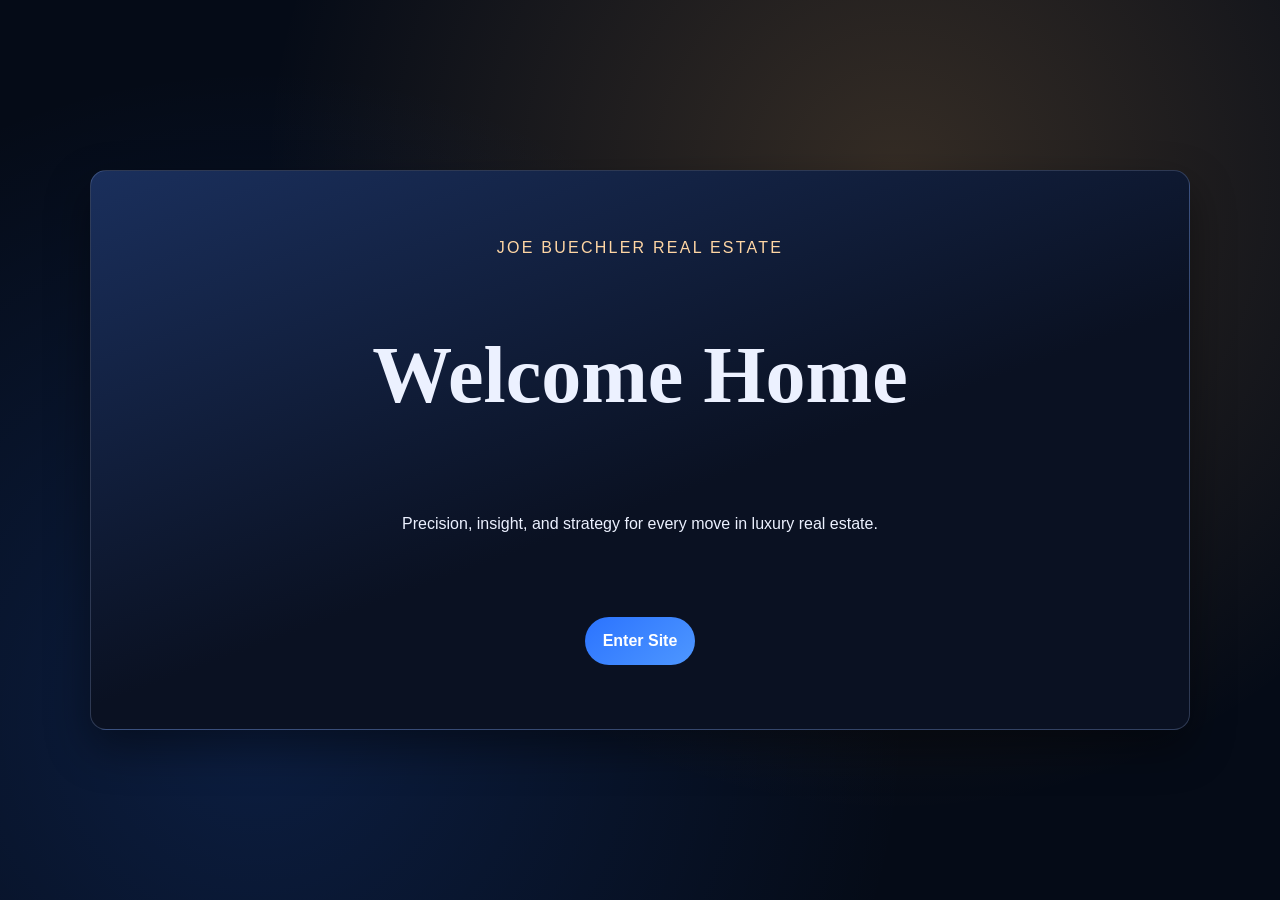
<file: index.html>
<!doctype html>
<html lang="en">
<head>
  <meta charset="utf-8" />
  <meta name="viewport" content="width=device-width,initial-scale=1" />
  <title>Welcome Home | Joe Buechler Real Estate</title>
  <meta name="description" content="Welcome to Joe Buechler Real Estate." />
  <link rel="stylesheet" href="css/styles.css">
</head>
<body class="splash-page">
  <main class="splash-wrap" aria-label="Welcome intro">
    <section class="door-scene">
      <div class="door-frame">
        <div class="door left-door">
          <img src="pics/logo.png" alt="Joe Buechler Real Estate logo" class="door-logo" />
        </div>
        <div class="door right-door"></div>
        <div class="welcome-copy">
          <p class="welcome-kicker">Joe Buechler Real Estate</p>
          <h1>Welcome Home</h1>
          <p>Precision, insight, and strategy for every move in luxury real estate.</p>
          <a class="btn btn-primary" href="home.html">Enter Site</a>
        </div>
      </div>
    </section>
  </main>

  <script src="js/main.js" defer></script>
</body>
</html>
</file>
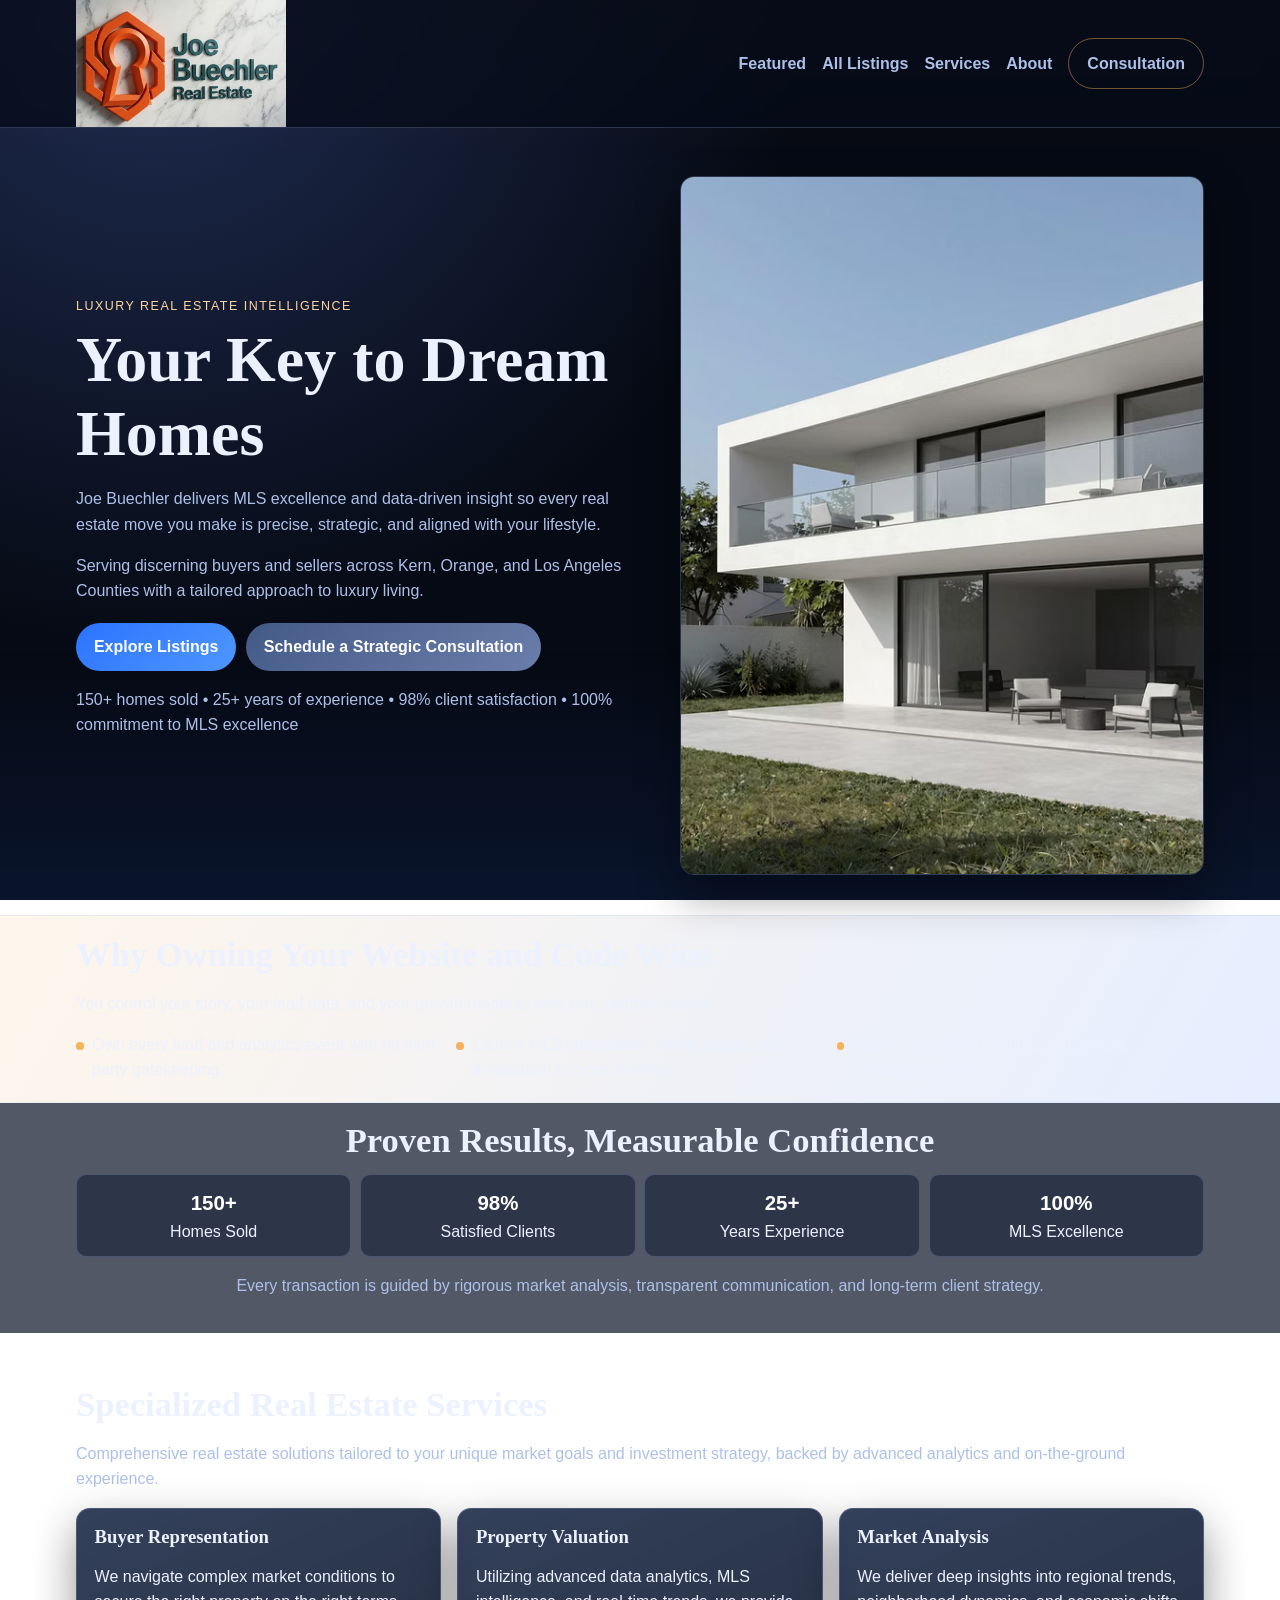
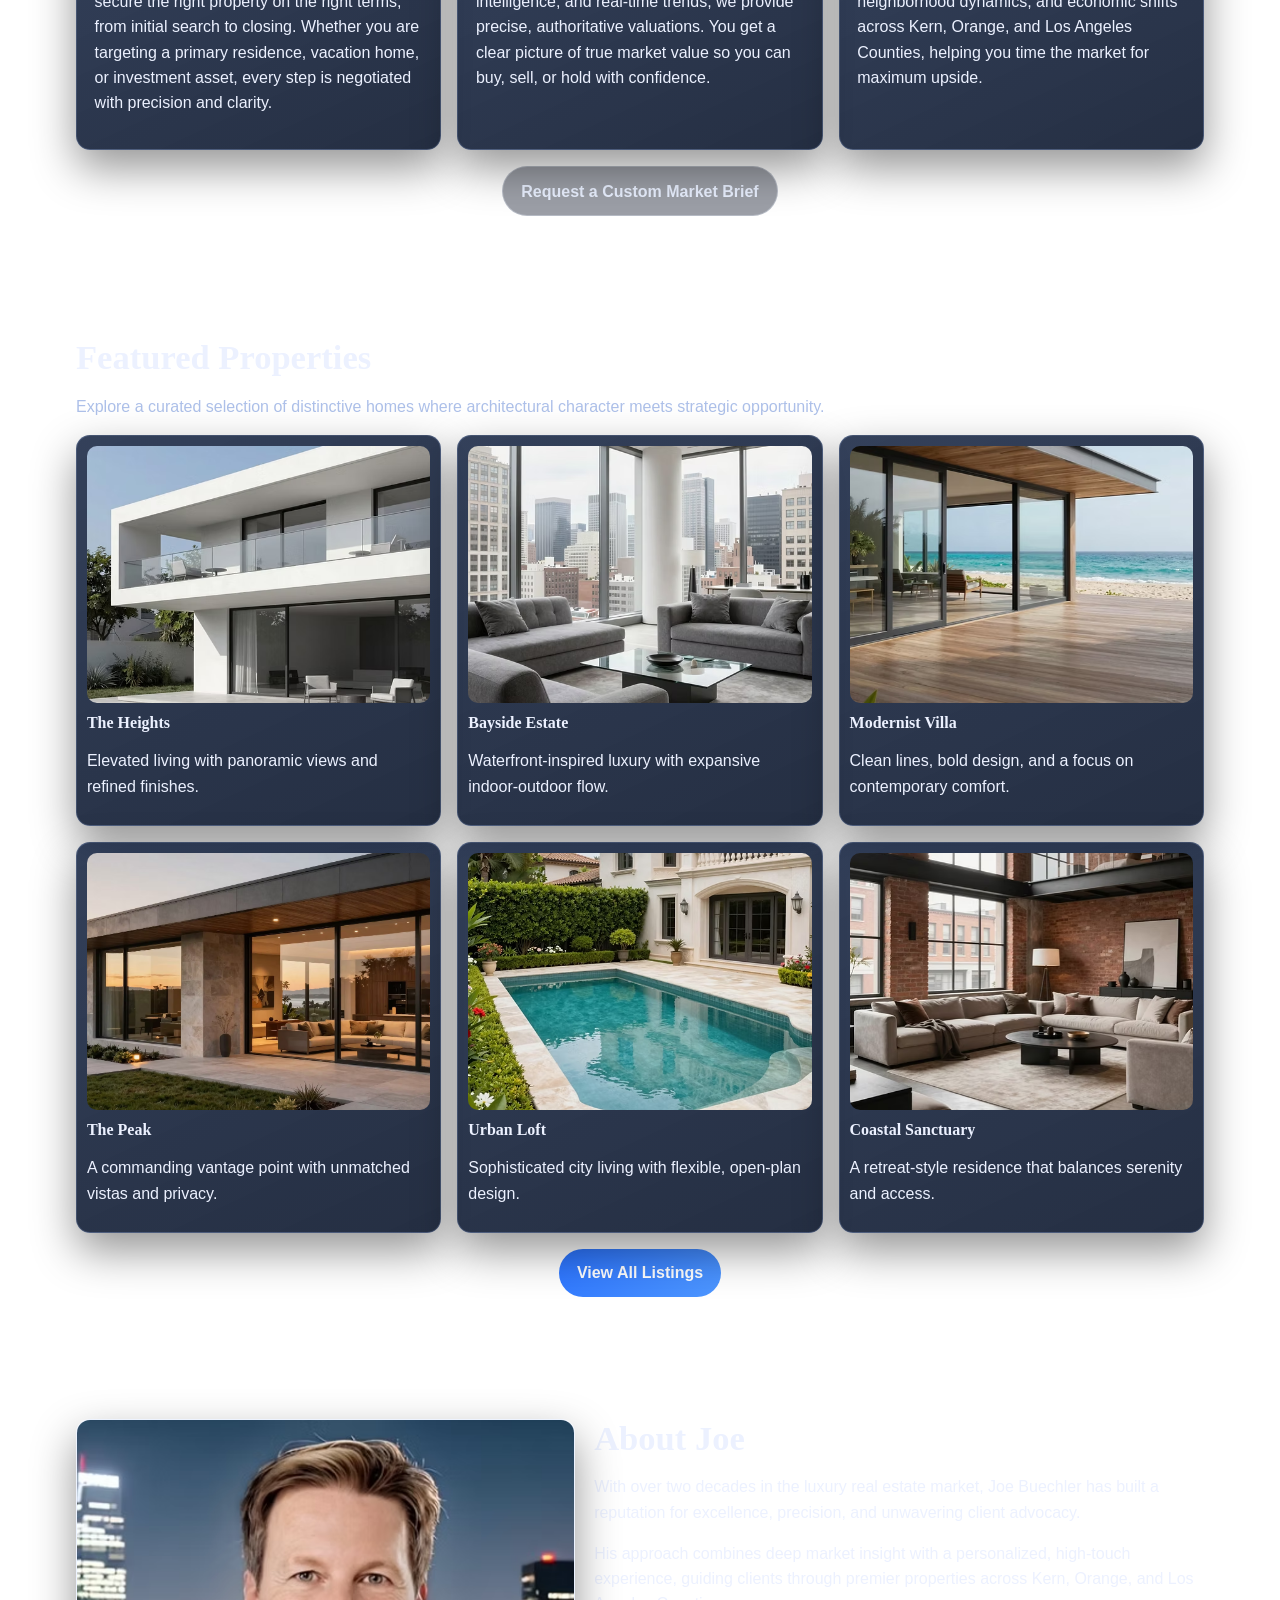
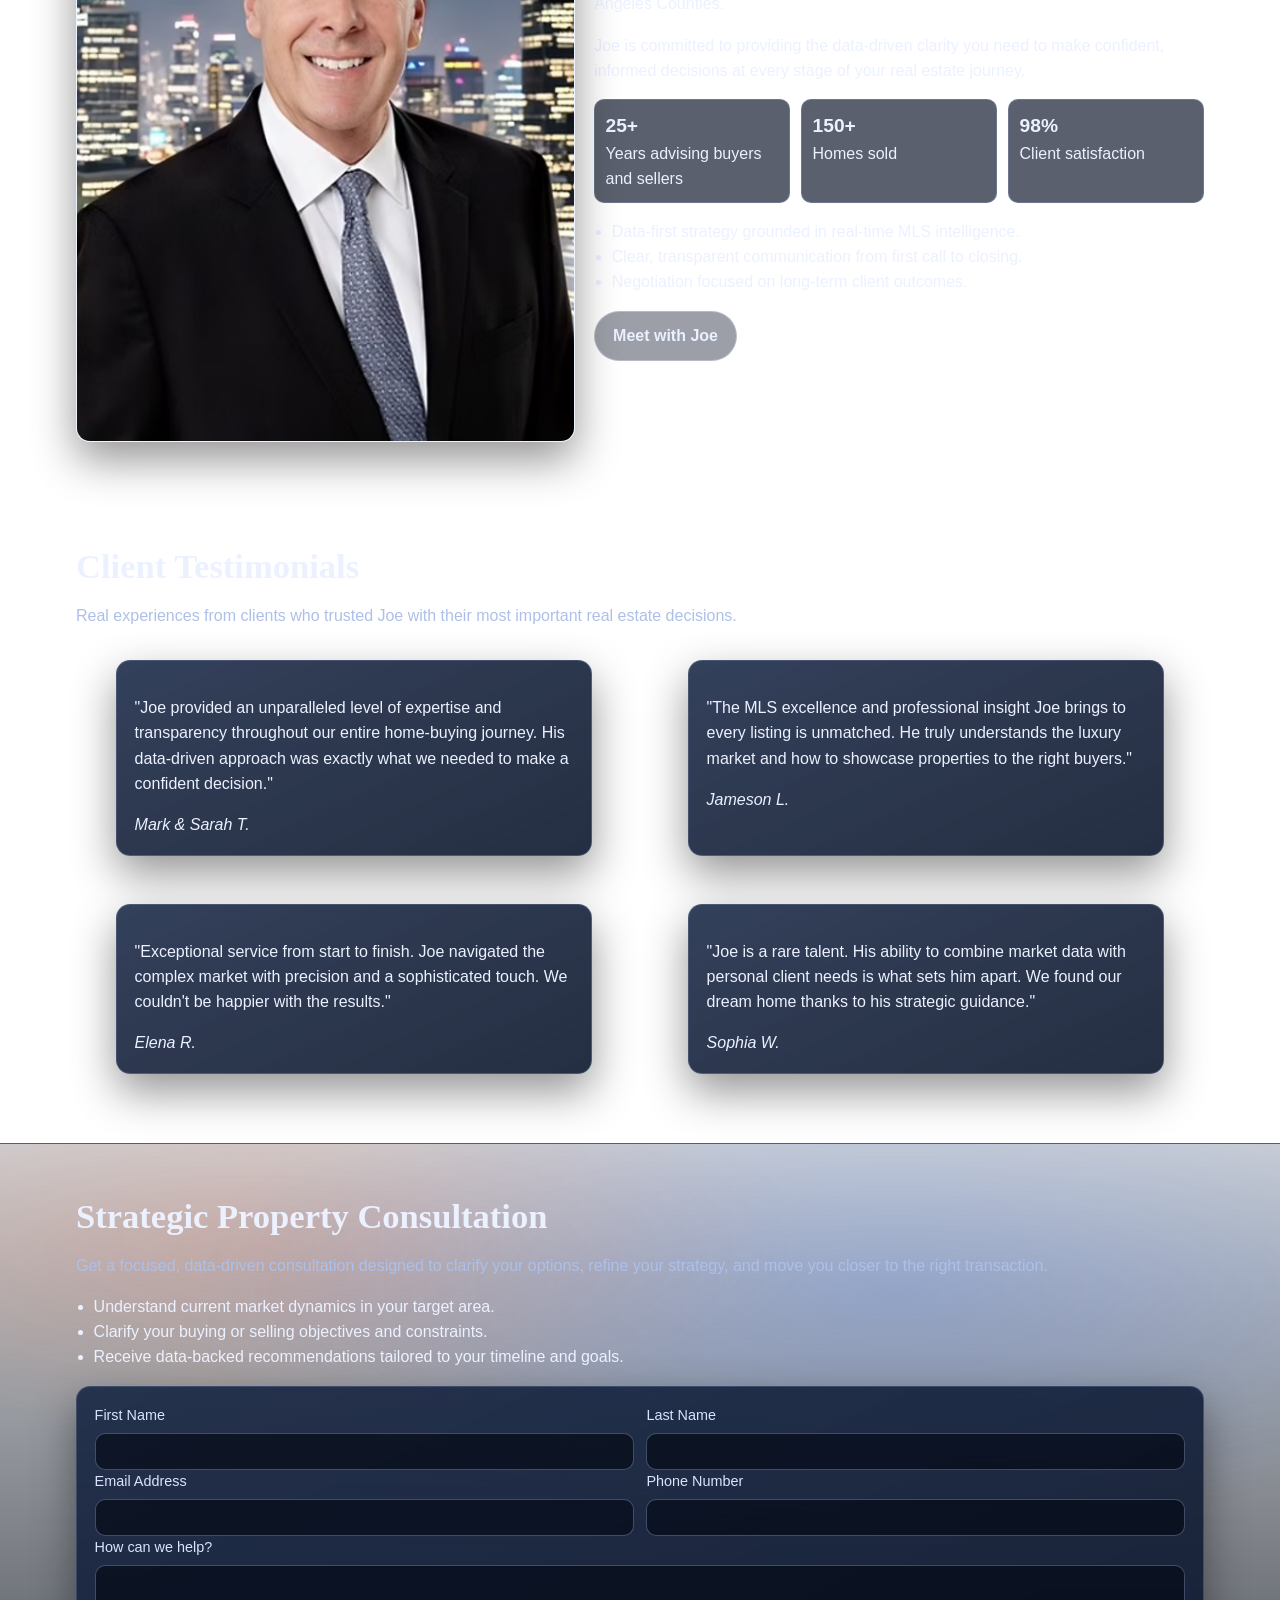
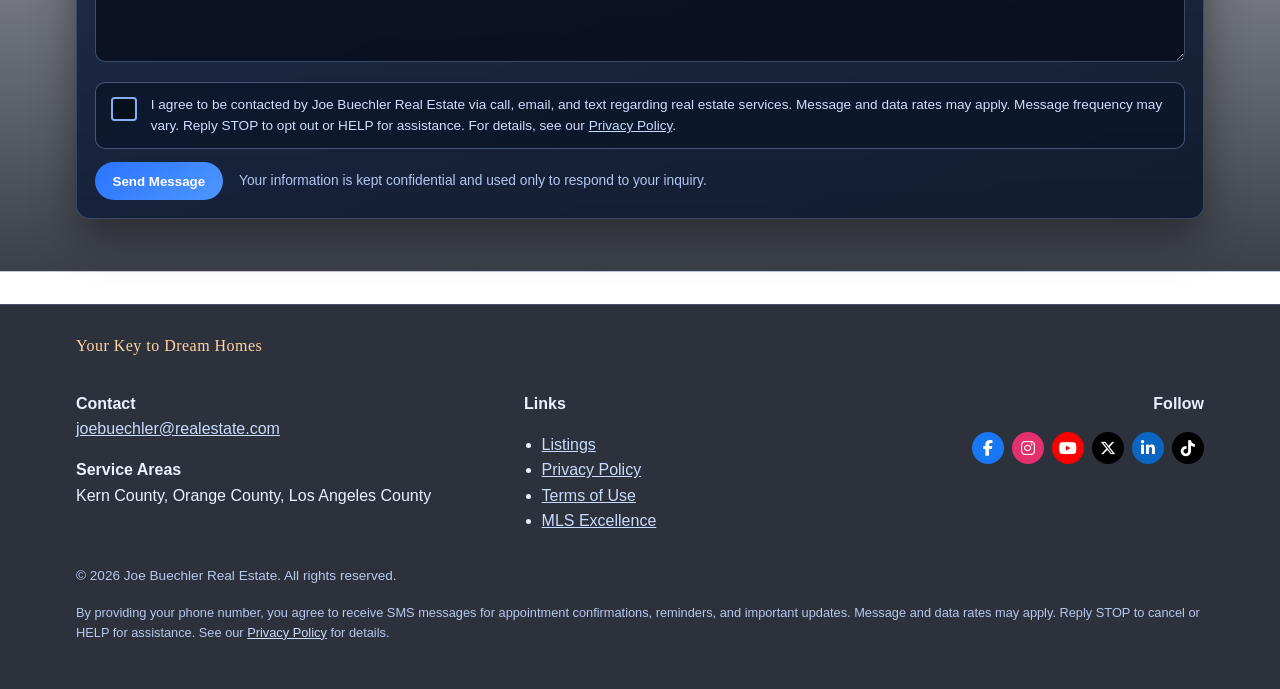
<file: home.html>
<!doctype html>
<html lang="en">
<head>
  <meta charset="utf-8" />
  <meta name="viewport" content="width=device-width,initial-scale=1" />
  <title>Your Key to Dream Homes | Joe Buechler Real Estate</title>
  <meta name="description" content="Joe Buechler delivers MLS excellence and data-driven insight so each move you make is precise, strategic, and aligned with your lifestyle." />
  <link rel="preconnect" href="https://cdnjs.cloudflare.com" crossorigin>
  <link rel="stylesheet" href="https://cdnjs.cloudflare.com/ajax/libs/font-awesome/6.5.2/css/all.min.css" integrity="sha512-SnH5WK+bZxgPHs44uWix+LLJAJ9/2PkPKZ5QiAj6Ta86w+fsb2TkR4j8+q46cDfLh3YfC7oS9P7gqP0i0iQb0w==" crossorigin="anonymous" referrerpolicy="no-referrer">
  <link rel="stylesheet" href="css/styles.css">
</head>
<body class="theme-cosmic">
  <header class="site-header">
    <div class="container header-inner">
      <a class="brand" href="home.html">
        <img src="pics/logo.png" alt="Joe Buechler Real Estate logo" class="brand-logo">
      </a>
      <nav class="site-nav" aria-label="Primary">
        <a href="home.html#listings">Featured</a>
        <a href="listings.html">All Listings</a>
        <a href="home.html#services">Services</a>
        <a href="home.html#about">About</a>
        <a href="home.html#contact" class="btn btn-ghost">Consultation</a>
      </nav>
    </div>
  </header>

  <main>
    <section class="hero" id="hero">
      <div class="container hero-grid">
        <div class="hero-copy reveal">
          <p class="eyebrow">Luxury Real Estate Intelligence</p>
          <h1>Your Key to Dream Homes</h1>
          <p class="lede">Joe Buechler delivers MLS excellence and data-driven insight so every real estate move you make is precise, strategic, and aligned with your lifestyle.</p>
          <p class="sub">Serving discerning buyers and sellers across Kern, Orange, and Los Angeles Counties with a tailored approach to luxury living.</p>

          <div class="hero-ctas">
            <a class="btn btn-primary" href="listings.html">Explore Listings</a>
            <a class="btn btn-secondary" href="#contact">Schedule a Strategic Consultation</a>
          </div>

          <p class="micro-trust">150+ homes sold • 25+ years of experience • 98% client satisfaction • 100% commitment to MLS excellence</p>
        </div>

        <figure class="hero-media reveal">
          <img src="pics/Screenshot%202026-05-12%20155705.png" alt="Luxury city-view interior with floor-to-ceiling windows" loading="eager" decoding="async">
        </figure>
      </div>
    </section>

    <section class="ownership-band" aria-labelledby="ownership-title">
      <div class="container ownership-inner">
        <h2 id="ownership-title">Why Owning Your Website and Code Wins</h2>
        <p>You control your story, your lead data, and your growth roadmap with zero platform lock-in.</p>
        <ul>
          <li>Own every lead and analytics event with no third-party gatekeeping.</li>
          <li>Launch MLS integrations, listing pages, and automation on your timeline.</li>
          <li>Deploy globally in minutes with secure, predictable hosting.</li>
        </ul>
      </div>
    </section>

    <section class="metrics-band" aria-labelledby="metrics-label">
      <div class="container metrics-inner">
        <h2 id="metrics-label">Proven Results, Measurable Confidence</h2>
        <div class="metrics-grid">
          <div class="metric"><strong>150+</strong><span>Homes Sold</span></div>
          <div class="metric"><strong>98%</strong><span>Satisfied Clients</span></div>
          <div class="metric"><strong>25+</strong><span>Years Experience</span></div>
          <div class="metric"><strong>100%</strong><span>MLS Excellence</span></div>
        </div>
        <p class="metrics-copy">Every transaction is guided by rigorous market analysis, transparent communication, and long-term client strategy.</p>
      </div>
    </section>

    <section id="services" class="section">
      <div class="container">
        <h2>Specialized Real Estate Services</h2>
        <p class="intro">Comprehensive real estate solutions tailored to your unique market goals and investment strategy, backed by advanced analytics and on-the-ground experience.</p>

        <div class="cards">
          <article class="card reveal">
            <h3>Buyer Representation</h3>
            <p>We navigate complex market conditions to secure the right property on the right terms, from initial search to closing. Whether you are targeting a primary residence, vacation home, or investment asset, every step is negotiated with precision and clarity.</p>
          </article>

          <article class="card reveal">
            <h3>Property Valuation</h3>
            <p>Utilizing advanced data analytics, MLS intelligence, and real-time trends, we provide precise, authoritative valuations. You get a clear picture of true market value so you can buy, sell, or hold with confidence.</p>
          </article>

          <article class="card reveal">
            <h3>Market Analysis</h3>
            <p>We deliver deep insights into regional trends, neighborhood dynamics, and economic shifts across Kern, Orange, and Los Angeles Counties, helping you time the market for maximum upside.</p>
          </article>
        </div>

        <p class="center"><a class="btn btn-outline" href="#contact">Request a Custom Market Brief</a></p>
      </div>
    </section>

    <section id="listings" class="section">
      <div class="container">
        <h2>Featured Properties</h2>
        <p class="intro">Explore a curated selection of distinctive homes where architectural character meets strategic opportunity.</p>

        <div class="properties-grid">
          <article class="property-card reveal">
            <img src="pics/Screenshot%202026-05-12%20155705.png" alt="The Heights listing interior" loading="lazy" decoding="async">
            <h4>The Heights</h4>
            <p>Elevated living with panoramic views and refined finishes.</p>
          </article>
          <article class="property-card reveal">
            <img src="pics/Screenshot%202026-05-12%20155715.png" alt="Bayside Estate listing with pool" loading="lazy" decoding="async">
            <h4>Bayside Estate</h4>
            <p>Waterfront-inspired luxury with expansive indoor-outdoor flow.</p>
          </article>
          <article class="property-card reveal">
            <img src="pics/Screenshot%202026-05-12%20155812.png" alt="Modernist Villa listing exterior" loading="lazy" decoding="async">
            <h4>Modernist Villa</h4>
            <p>Clean lines, bold design, and a focus on contemporary comfort.</p>
          </article>
          <article class="property-card reveal">
            <img src="pics/ai-generated-IMAGE.avif" alt="The Peak listing architectural view" loading="lazy" decoding="async">
            <h4>The Peak</h4>
            <p>A commanding vantage point with unmatched vistas and privacy.</p>
          </article>
          <article class="property-card reveal">
            <img src="pics/Screenshot%202026-05-12%20155726.png" alt="Urban Loft listing with open-plan design" loading="lazy" decoding="async">
            <h4>Urban Loft</h4>
            <p>Sophisticated city living with flexible, open-plan design.</p>
          </article>
          <article class="property-card reveal">
            <img src="pics/Screenshot%202026-05-12%20155758.png" alt="Coastal Sanctuary listing deck with ocean" loading="lazy" decoding="async">
            <h4>Coastal Sanctuary</h4>
            <p>A retreat-style residence that balances serenity and access.</p>
          </article>
        </div>

        <p class="center"><a class="btn btn-primary" href="listings.html">View All Listings</a></p>
      </div>
    </section>

    <section id="about" class="section about">
      <div class="container about-grid">
        <figure class="about-media reveal">
          <img src="pics/joe%20pic.avif" alt="Portrait of Joe Buechler" loading="lazy" decoding="async">
        </figure>
        <div>
          <h2>About Joe</h2>
          <p>With over two decades in the luxury real estate market, Joe Buechler has built a reputation for excellence, precision, and unwavering client advocacy.</p>
          <p>His approach combines deep market insight with a personalized, high-touch experience, guiding clients through premier properties across Kern, Orange, and Los Angeles Counties.</p>
          <p>Joe is committed to providing the data-driven clarity you need to make confident, informed decisions at every stage of your real estate journey.</p>

          <div class="stats-row">
            <div><strong>25+</strong><span>Years advising buyers and sellers</span></div>
            <div><strong>150+</strong><span>Homes sold</span></div>
            <div><strong>98%</strong><span>Client satisfaction</span></div>
          </div>

          <ul class="why-list">
            <li>Data-first strategy grounded in real-time MLS intelligence.</li>
            <li>Clear, transparent communication from first call to closing.</li>
            <li>Negotiation focused on long-term client outcomes.</li>
          </ul>

          <p><a class="btn btn-outline" href="#contact">Meet with Joe</a></p>
        </div>
      </div>
    </section>

    <section class="section testimonials">
      <div class="container">
        <h2>Client Testimonials</h2>
        <p class="intro">Real experiences from clients who trusted Joe with their most important real estate decisions.</p>

        <div class="testimonials-grid">
          <blockquote class="testi reveal"><p>"Joe provided an unparalleled level of expertise and transparency throughout our entire home-buying journey. His data-driven approach was exactly what we needed to make a confident decision."</p><cite>Mark & Sarah T.</cite></blockquote>
          <blockquote class="testi reveal"><p>"The MLS excellence and professional insight Joe brings to every listing is unmatched. He truly understands the luxury market and how to showcase properties to the right buyers."</p><cite>Jameson L.</cite></blockquote>
          <blockquote class="testi reveal"><p>"Exceptional service from start to finish. Joe navigated the complex market with precision and a sophisticated touch. We couldn't be happier with the results."</p><cite>Elena R.</cite></blockquote>
          <blockquote class="testi reveal"><p>"Joe is a rare talent. His ability to combine market data with personal client needs is what sets him apart. We found our dream home thanks to his strategic guidance."</p><cite>Sophia W.</cite></blockquote>
        </div>
      </div>
    </section>

    <section id="contact" class="section contact color-sink">
      <div class="container">
        <h2>Strategic Property Consultation</h2>
        <p class="intro">Get a focused, data-driven consultation designed to clarify your options, refine your strategy, and move you closer to the right transaction.</p>

        <ul class="value-list">
          <li>Understand current market dynamics in your target area.</li>
          <li>Clarify your buying or selling objectives and constraints.</li>
          <li>Receive data-backed recommendations tailored to your timeline and goals.</li>
        </ul>

        <form class="lead-form" action="#" method="post" novalidate>
          <div class="form-row">
            <label for="first">First Name<input id="first" type="text" name="first" required></label>
            <label for="last">Last Name<input id="last" type="text" name="last" required></label>
          </div>
          <div class="form-row">
            <label for="email">Email Address<input id="email" type="email" name="email" required></label>
            <label for="phone">Phone Number<input id="phone" type="tel" name="phone"></label>
          </div>
          <label for="message" class="full">How can we help?<textarea id="message" name="message" rows="5"></textarea></label>

          <div class="consent-wrap">
            <input id="consent" class="consent-box" type="checkbox" required>
            <label class="consent-text" for="consent">I agree to be contacted by Joe Buechler Real Estate via call, email, and text regarding real estate services. Message and data rates may apply. Message frequency may vary. Reply STOP to opt out or HELP for assistance. For details, see our <a href="privacy-policy.html">Privacy Policy</a>.</label>
          </div>

          <div class="form-actions">
            <button class="btn btn-primary" type="submit">Send Message</button>
            <p class="micro">Your information is kept confidential and used only to respond to your inquiry.</p>
          </div>
        </form>
      </div>
    </section>
  </main>

  <footer class="site-footer">
    <div class="container footer-inner">
      <p class="tagline">Your Key to Dream Homes</p>
      <div class="footer-grid">
        <div>
          <p><strong>Contact</strong><br><a href="mailto:joebuechler@realestate.com">joebuechler@realestate.com</a></p>
          <p><strong>Service Areas</strong><br>Kern County, Orange County, Los Angeles County</p>
        </div>

        <div>
          <p><strong>Links</strong></p>
          <ul class="footer-links">
            <li><a href="listings.html">Listings</a></li>
            <li><a href="privacy-policy.html">Privacy Policy</a></li>
            <li><a href="terms-of-use.html">Terms of Use</a></li>
            <li><a href="#hero">MLS Excellence</a></li>
          </ul>
        </div>

        <div class="social-col">
          <p><strong>Follow</strong></p>
          <div class="socials" aria-label="Social links">
            <a class="social-link fb" href="https://www.facebook.com/" target="_blank" rel="noopener" aria-label="Facebook"><i class="fa-brands fa-facebook-f"></i></a>
            <a class="social-link ig" href="https://www.instagram.com/" target="_blank" rel="noopener" aria-label="Instagram"><i class="fa-brands fa-instagram"></i></a>
            <a class="social-link yt" href="https://www.youtube.com/" target="_blank" rel="noopener" aria-label="YouTube"><i class="fa-brands fa-youtube"></i></a>
            <a class="social-link x" href="https://x.com/" target="_blank" rel="noopener" aria-label="X"><i class="fa-brands fa-x-twitter"></i></a>
            <a class="social-link li" href="https://www.linkedin.com/" target="_blank" rel="noopener" aria-label="LinkedIn"><i class="fa-brands fa-linkedin-in"></i></a>
            <a class="social-link tt" href="https://www.tiktok.com/" target="_blank" rel="noopener" aria-label="TikTok"><i class="fa-brands fa-tiktok"></i></a>
          </div>
        </div>
      </div>

      <p class="legal">© 2026 Joe Buechler Real Estate. All rights reserved.</p>
      <p class="legal small">By providing your phone number, you agree to receive SMS messages for appointment confirmations, reminders, and important updates. Message and data rates may apply. Reply STOP to cancel or HELP for assistance. See our <a href="privacy-policy.html">Privacy Policy</a> for details.</p>
    </div>
  </footer>

  <script src="js/main.js" defer></script>
</body>
</html>
</file>
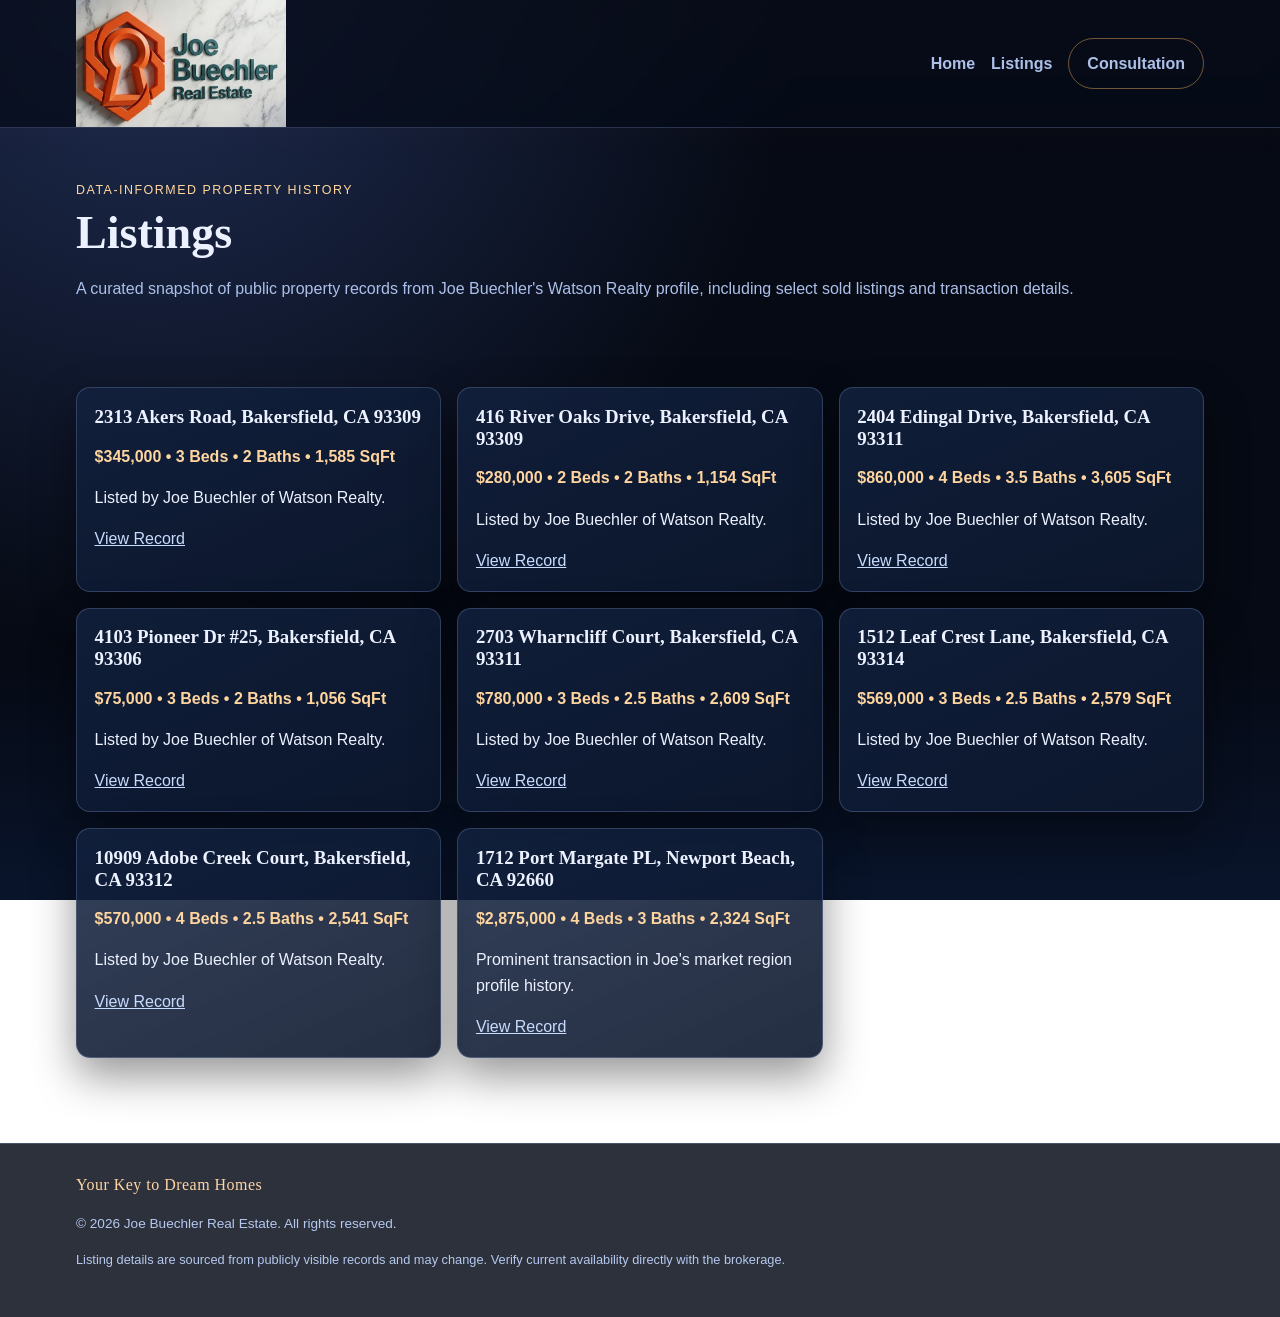
<file: listings.html>
<!doctype html>
<html lang="en">
<head>
  <meta charset="utf-8" />
  <meta name="viewport" content="width=device-width,initial-scale=1" />
  <title>Listings | Joe Buechler Real Estate</title>
  <meta name="description" content="Recent listings associated with Joe Buechler, sourced from public profile data." />
  <link rel="preconnect" href="https://cdnjs.cloudflare.com" crossorigin>
  <link rel="stylesheet" href="https://cdnjs.cloudflare.com/ajax/libs/font-awesome/6.5.2/css/all.min.css" integrity="sha512-SnH5WK+bZxgPHs44uWix+LLJAJ9/2PkPKZ5QiAj6Ta86w+fsb2TkR4j8+q46cDfLh3YfC7oS9P7gqP0i0iQb0w==" crossorigin="anonymous" referrerpolicy="no-referrer">
  <link rel="stylesheet" href="css/styles.css">
</head>
<body class="theme-cosmic">
  <header class="site-header">
    <div class="container header-inner">
      <a class="brand" href="home.html"><img src="pics/logo.png" alt="Joe Buechler Real Estate logo" class="brand-logo"></a>
      <nav class="site-nav" aria-label="Primary">
        <a href="home.html">Home</a>
        <a href="listings.html">Listings</a>
        <a href="home.html#contact" class="btn btn-ghost">Consultation</a>
      </nav>
    </div>
  </header>

  <main>
    <section class="section listings-hero">
      <div class="container">
        <p class="eyebrow">Data-Informed Property History</p>
        <h1 class="page-title">Listings</h1>
        <p class="intro">A curated snapshot of public property records from Joe Buechler's Watson Realty profile, including select sold listings and transaction details.</p>
      </div>
    </section>

    <section class="section">
      <div class="container listings-grid">
        <article class="listing-card reveal">
          <h3>2313 Akers Road, Bakersfield, CA 93309</h3>
          <p class="listing-meta">$345,000 • 3 Beds • 2 Baths • 1,585 SqFt</p>
          <p>Listed by Joe Buechler of Watson Realty.</p>
          <a href="https://watsonrealty.com/sold-listing/detail/1194249899/2313-Akers-Road-Bakersfield-CA" target="_blank" rel="noopener">View Record</a>
        </article>

        <article class="listing-card reveal">
          <h3>416 River Oaks Drive, Bakersfield, CA 93309</h3>
          <p class="listing-meta">$280,000 • 2 Beds • 2 Baths • 1,154 SqFt</p>
          <p>Listed by Joe Buechler of Watson Realty.</p>
          <a href="https://watsonrealty.com/sold-listing/detail/1193779570/416-River-Oaks-Drive-Bakersfield-CA" target="_blank" rel="noopener">View Record</a>
        </article>

        <article class="listing-card reveal">
          <h3>2404 Edingal Drive, Bakersfield, CA 93311</h3>
          <p class="listing-meta">$860,000 • 4 Beds • 3.5 Baths • 3,605 SqFt</p>
          <p>Listed by Joe Buechler of Watson Realty.</p>
          <a href="https://watsonrealty.com/sold-listing/detail/1191213674/2404-Edingal-Drive-Bakersfield-CA" target="_blank" rel="noopener">View Record</a>
        </article>

        <article class="listing-card reveal">
          <h3>4103 Pioneer Dr #25, Bakersfield, CA 93306</h3>
          <p class="listing-meta">$75,000 • 3 Beds • 2 Baths • 1,056 SqFt</p>
          <p>Listed by Joe Buechler of Watson Realty.</p>
          <a href="https://watsonrealty.com/sold-listing/detail/1189494532/4103-Pioneer-Dr-25-Bakersfield-CA" target="_blank" rel="noopener">View Record</a>
        </article>

        <article class="listing-card reveal">
          <h3>2703 Wharncliff Court, Bakersfield, CA 93311</h3>
          <p class="listing-meta">$780,000 • 3 Beds • 2.5 Baths • 2,609 SqFt</p>
          <p>Listed by Joe Buechler of Watson Realty.</p>
          <a href="https://watsonrealty.com/sold-listing/detail/1188884481/2703-Wharncliff-Court-Bakersfield-CA" target="_blank" rel="noopener">View Record</a>
        </article>

        <article class="listing-card reveal">
          <h3>1512 Leaf Crest Lane, Bakersfield, CA 93314</h3>
          <p class="listing-meta">$569,000 • 3 Beds • 2.5 Baths • 2,579 SqFt</p>
          <p>Listed by Joe Buechler of Watson Realty.</p>
          <a href="https://watsonrealty.com/sold-listing/detail/1186392988/1512-Leaf-Crest-Lane-Bakersfield-CA" target="_blank" rel="noopener">View Record</a>
        </article>

        <article class="listing-card reveal">
          <h3>10909 Adobe Creek Court, Bakersfield, CA 93312</h3>
          <p class="listing-meta">$570,000 • 4 Beds • 2.5 Baths • 2,541 SqFt</p>
          <p>Listed by Joe Buechler of Watson Realty.</p>
          <a href="https://watsonrealty.com/sold-listing/detail/1170037056/10909-Adobe-Creek-Court-Bakersfield-CA" target="_blank" rel="noopener">View Record</a>
        </article>

        <article class="listing-card reveal">
          <h3>1712 Port Margate PL, Newport Beach, CA 92660</h3>
          <p class="listing-meta">$2,875,000 • 4 Beds • 3 Baths • 2,324 SqFt</p>
          <p>Prominent transaction in Joe's market region profile history.</p>
          <a href="https://watsonrealty.com/sold-listing/detail/1100630137/1712-Port-Margate-PL-Newport-Beach-CA" target="_blank" rel="noopener">View Record</a>
        </article>
      </div>
    </section>
  </main>

  <footer class="site-footer">
    <div class="container footer-inner">
      <p class="tagline">Your Key to Dream Homes</p>
      <p class="legal">© 2026 Joe Buechler Real Estate. All rights reserved.</p>
      <p class="legal small">Listing details are sourced from publicly visible records and may change. Verify current availability directly with the brokerage.</p>
    </div>
  </footer>

  <script src="js/main.js" defer></script>
</body>
</html>
</file>
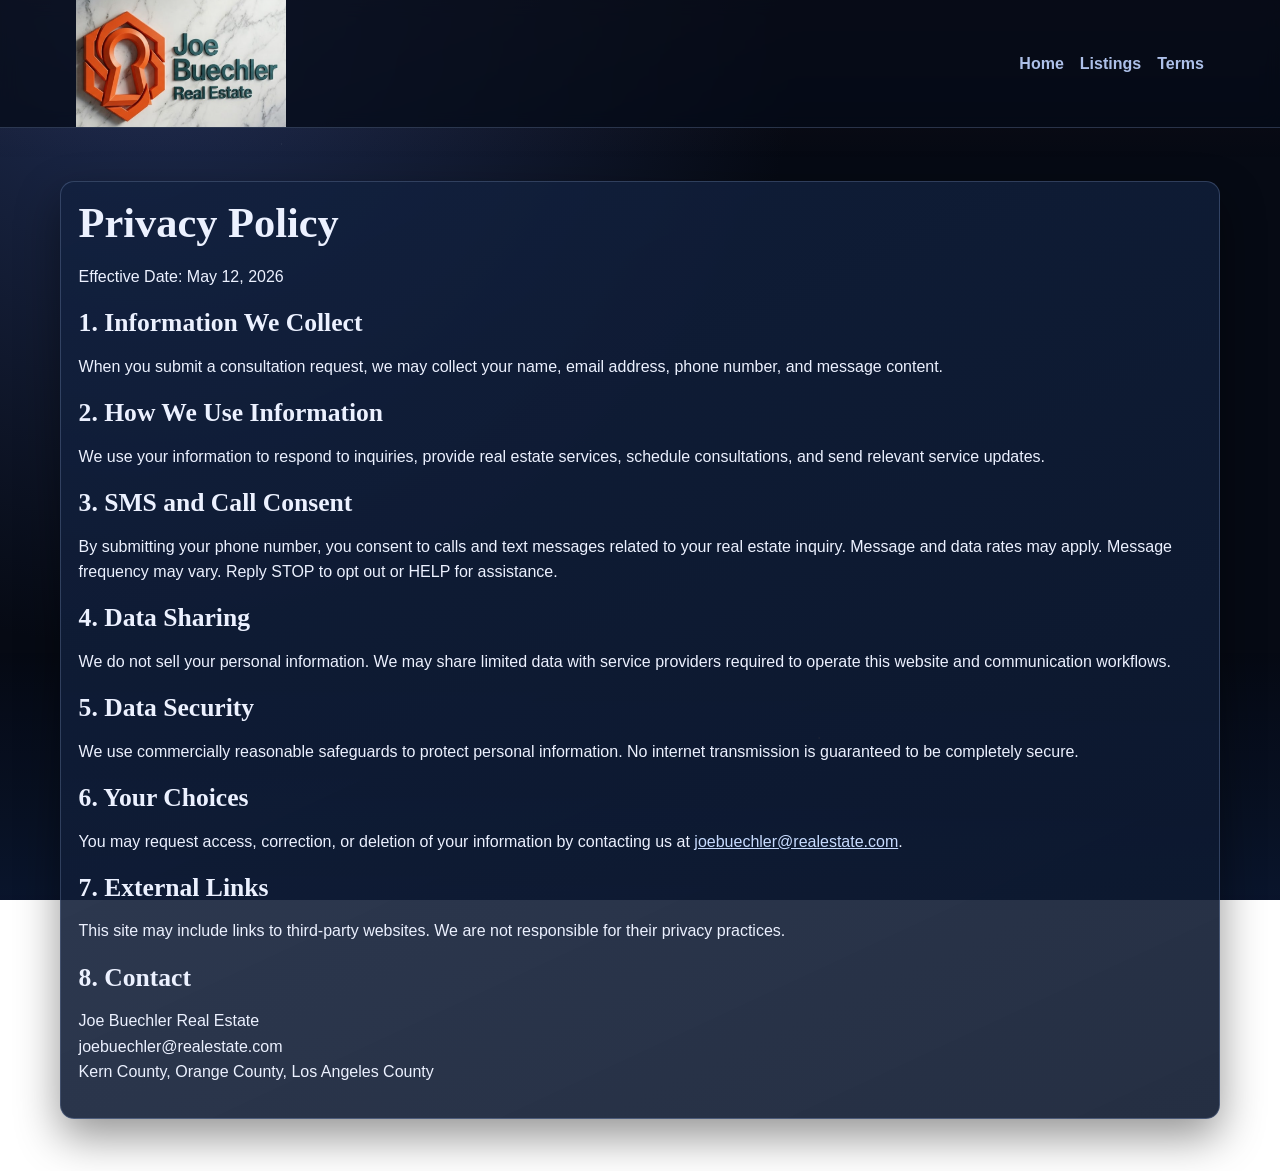
<file: privacy-policy.html>
<!doctype html>
<html lang="en">
<head>
  <meta charset="utf-8" />
  <meta name="viewport" content="width=device-width,initial-scale=1" />
  <title>Privacy Policy | Joe Buechler Real Estate</title>
  <meta name="description" content="Privacy Policy for Joe Buechler Real Estate website and consultation inquiries." />
  <link rel="stylesheet" href="css/styles.css">
</head>
<body class="theme-cosmic legal-page">
  <header class="site-header">
    <div class="container header-inner">
      <a class="brand" href="home.html"><img src="pics/logo.png" alt="Joe Buechler Real Estate logo" class="brand-logo"></a>
      <nav class="site-nav" aria-label="Primary">
        <a href="home.html">Home</a>
        <a href="listings.html">Listings</a>
        <a href="terms-of-use.html">Terms</a>
      </nav>
    </div>
  </header>

  <main class="section">
    <div class="container legal-content">
      <h1>Privacy Policy</h1>
      <p>Effective Date: May 12, 2026</p>

      <h2>1. Information We Collect</h2>
      <p>When you submit a consultation request, we may collect your name, email address, phone number, and message content.</p>

      <h2>2. How We Use Information</h2>
      <p>We use your information to respond to inquiries, provide real estate services, schedule consultations, and send relevant service updates.</p>

      <h2>3. SMS and Call Consent</h2>
      <p>By submitting your phone number, you consent to calls and text messages related to your real estate inquiry. Message and data rates may apply. Message frequency may vary. Reply STOP to opt out or HELP for assistance.</p>

      <h2>4. Data Sharing</h2>
      <p>We do not sell your personal information. We may share limited data with service providers required to operate this website and communication workflows.</p>

      <h2>5. Data Security</h2>
      <p>We use commercially reasonable safeguards to protect personal information. No internet transmission is guaranteed to be completely secure.</p>

      <h2>6. Your Choices</h2>
      <p>You may request access, correction, or deletion of your information by contacting us at <a href="mailto:joebuechler@realestate.com">joebuechler@realestate.com</a>.</p>

      <h2>7. External Links</h2>
      <p>This site may include links to third-party websites. We are not responsible for their privacy practices.</p>

      <h2>8. Contact</h2>
      <p>Joe Buechler Real Estate<br>joebuechler@realestate.com<br>Kern County, Orange County, Los Angeles County</p>
    </div>
  </main>
</body>
</html>
</file>
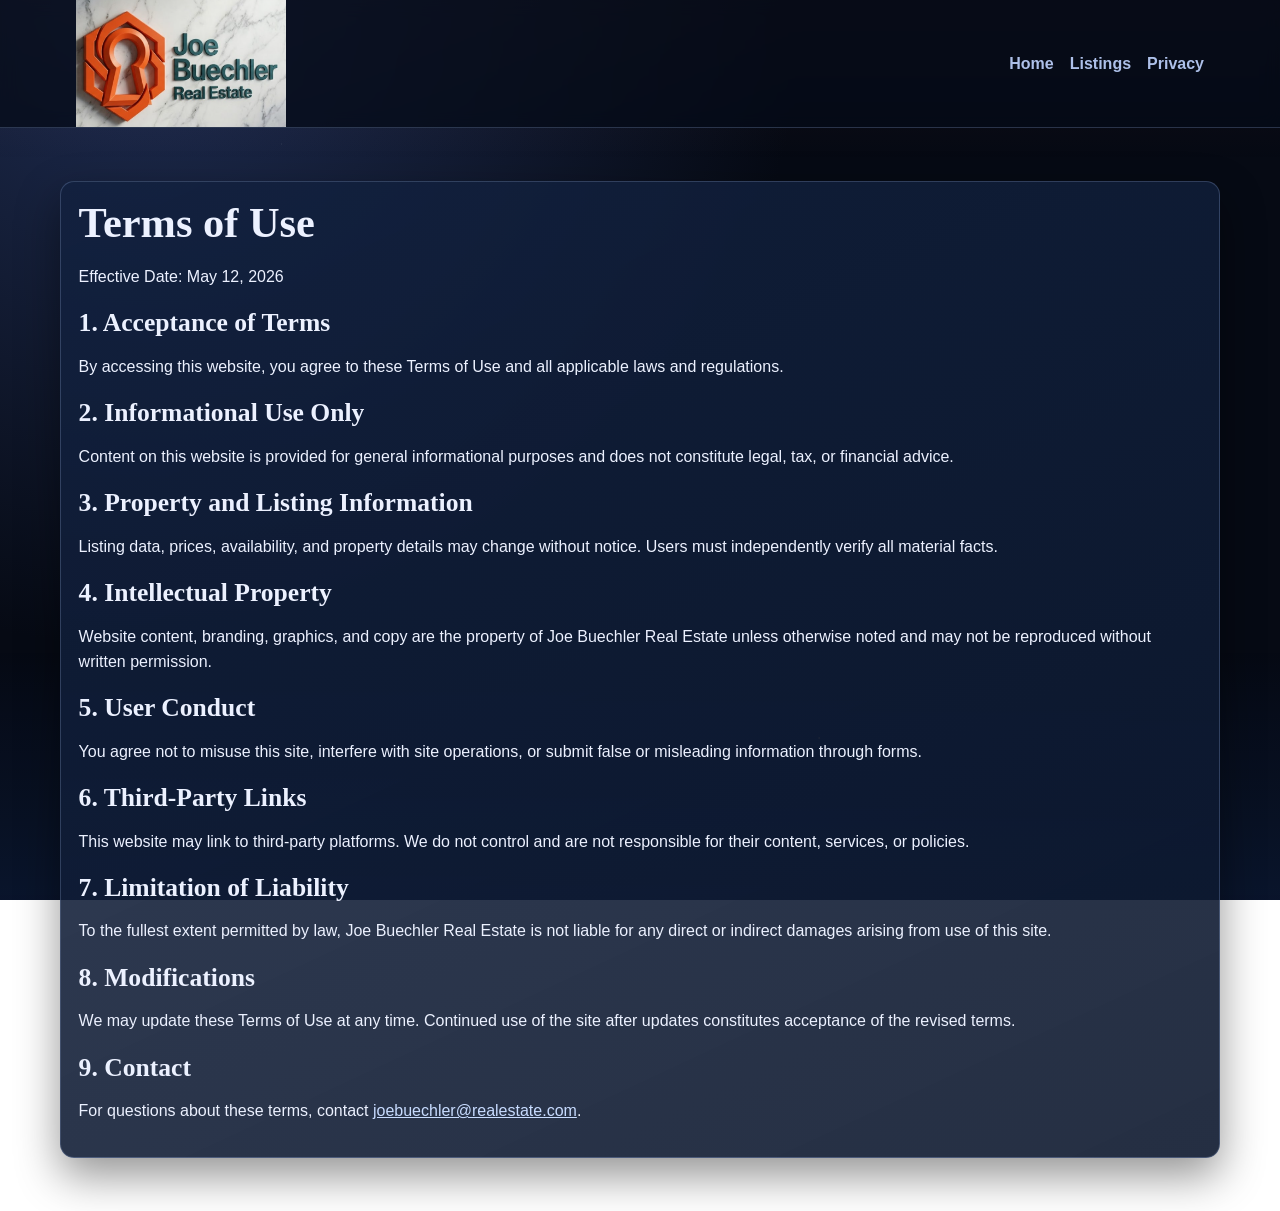
<file: terms-of-use.html>
<!doctype html>
<html lang="en">
<head>
  <meta charset="utf-8" />
  <meta name="viewport" content="width=device-width,initial-scale=1" />
  <title>Terms of Use | Joe Buechler Real Estate</title>
  <meta name="description" content="Terms of Use for Joe Buechler Real Estate website." />
  <link rel="stylesheet" href="css/styles.css">
</head>
<body class="theme-cosmic legal-page">
  <header class="site-header">
    <div class="container header-inner">
      <a class="brand" href="home.html"><img src="pics/logo.png" alt="Joe Buechler Real Estate logo" class="brand-logo"></a>
      <nav class="site-nav" aria-label="Primary">
        <a href="home.html">Home</a>
        <a href="listings.html">Listings</a>
        <a href="privacy-policy.html">Privacy</a>
      </nav>
    </div>
  </header>

  <main class="section">
    <div class="container legal-content">
      <h1>Terms of Use</h1>
      <p>Effective Date: May 12, 2026</p>

      <h2>1. Acceptance of Terms</h2>
      <p>By accessing this website, you agree to these Terms of Use and all applicable laws and regulations.</p>

      <h2>2. Informational Use Only</h2>
      <p>Content on this website is provided for general informational purposes and does not constitute legal, tax, or financial advice.</p>

      <h2>3. Property and Listing Information</h2>
      <p>Listing data, prices, availability, and property details may change without notice. Users must independently verify all material facts.</p>

      <h2>4. Intellectual Property</h2>
      <p>Website content, branding, graphics, and copy are the property of Joe Buechler Real Estate unless otherwise noted and may not be reproduced without written permission.</p>

      <h2>5. User Conduct</h2>
      <p>You agree not to misuse this site, interfere with site operations, or submit false or misleading information through forms.</p>

      <h2>6. Third-Party Links</h2>
      <p>This website may link to third-party platforms. We do not control and are not responsible for their content, services, or policies.</p>

      <h2>7. Limitation of Liability</h2>
      <p>To the fullest extent permitted by law, Joe Buechler Real Estate is not liable for any direct or indirect damages arising from use of this site.</p>

      <h2>8. Modifications</h2>
      <p>We may update these Terms of Use at any time. Continued use of the site after updates constitutes acceptance of the revised terms.</p>

      <h2>9. Contact</h2>
      <p>For questions about these terms, contact <a href="mailto:joebuechler@realestate.com">joebuechler@realestate.com</a>.</p>
    </div>
  </main>
</body>
</html>
</file>
<file: css/styles.css>
:root {
  --bg: #060a14;
  --bg-soft: #0a1122;
  --surface: #0f1a31;
  --surface-2: #132445;
  --text: #ecf1ff;
  --muted: #adc0e9;
  --line: rgba(174, 200, 255, 0.22);
  --accent: #f6b35d;
  --accent-2: #ef6a3d;
  --primary: #2b73ff;
  --success: #18c7a0;
  --radius: 14px;
  --shadow: 0 18px 44px rgba(0, 0, 0, 0.42);
  --container: 1160px;
}

* {
  box-sizing: border-box;
}

html,
body {
  margin: 0;
  padding: 0;
}

body {
  font-family: "Avenir Next", "Segoe UI", sans-serif;
  color: var(--text);
  background: radial-gradient(circle at 12% 0%, #1f2d52 0%, var(--bg) 45%) no-repeat fixed;
  line-height: 1.58;
  overflow-x: hidden;
}

.theme-cosmic::before,
.theme-cosmic::after {
  content: "";
  position: fixed;
  inset: 0;
  pointer-events: none;
  z-index: -1;
}

.theme-cosmic::before {
  background-image:
    radial-gradient(1px 1px at 22% 16%, rgba(255, 255, 255, 0.72), transparent 55%),
    radial-gradient(1px 1px at 71% 24%, rgba(255, 255, 255, 0.68), transparent 55%),
    radial-gradient(1px 1px at 36% 70%, rgba(255, 255, 255, 0.62), transparent 55%),
    radial-gradient(1px 1px at 86% 56%, rgba(255, 255, 255, 0.6), transparent 55%),
    radial-gradient(2px 2px at 64% 82%, rgba(246, 179, 93, 0.72), transparent 60%);
}

.theme-cosmic::after {
  background: linear-gradient(180deg, rgba(239, 106, 61, 0.06), transparent 18%, transparent 72%, rgba(43, 115, 255, 0.1));
}

a {
  color: #c8dcff;
}

a:hover {
  color: #ffffff;
}

.container {
  max-width: var(--container);
  margin: 0 auto;
  padding: 0 1rem;
}

.site-header {
  position: sticky;
  top: 0;
  z-index: 60;
  backdrop-filter: blur(8px);
  background: rgba(5, 11, 24, 0.76);
  border-bottom: 1px solid var(--line);
}

.header-inner {
  min-height: 72px;
  display: flex;
  align-items: center;
  justify-content: space-between;
  gap: 1rem;
}

.brand-logo {
  width: 210px;
  max-width: 52vw;
  height: auto;
  display: block;
}

.site-nav {
  display: flex;
  align-items: center;
  flex-wrap: wrap;
  justify-content: flex-end;
}

.site-nav a {
  text-decoration: none;
  margin-left: 1rem;
  color: var(--muted);
  font-weight: 600;
}

.btn {
  display: inline-flex;
  align-items: center;
  justify-content: center;
  gap: 0.35rem;
  border-radius: 999px;
  text-decoration: none;
  border: 0;
  padding: 0.72rem 1.12rem;
  font-weight: 700;
  cursor: pointer;
  transition: transform 0.18s ease, box-shadow 0.18s ease, background 0.18s ease;
}

.btn:hover {
  transform: translateY(-1px);
  box-shadow: 0 10px 22px rgba(0, 0, 0, 0.35);
}

.btn-primary {
  color: #fff;
  background: linear-gradient(140deg, var(--primary), #4e97ff);
}

.btn-secondary {
  color: #fff;
  background: linear-gradient(140deg, #445a86, #6b7eab);
}

.btn-outline {
  color: #e9f0ff;
  border: 1px solid rgba(233, 240, 255, 0.35);
  background: rgba(8, 17, 35, 0.4);
}

.btn-ghost {
  border: 1px solid rgba(246, 179, 93, 0.45);
  color: #ffd7ab;
}

.section {
  padding: 3.3rem 0;
}

.eyebrow {
  letter-spacing: 0.12em;
  text-transform: uppercase;
  font-size: 0.78rem;
  color: #ffd59e;
  margin: 0 0 0.4rem;
}

h1,
h2,
h3,
h4 {
  margin: 0;
  line-height: 1.15;
  font-family: Georgia, "Times New Roman", serif;
}

h2 {
  font-size: clamp(1.58rem, 2.7vw, 2.35rem);
  margin-bottom: 0.72rem;
}

.page-title {
  font-size: clamp(1.9rem, 3.6vw, 3rem);
  margin-bottom: 0.8rem;
}

.intro,
.sub,
.lede,
.metrics-copy,
.micro-trust {
  color: var(--muted);
}

.hero {
  padding: 3rem 0 2.5rem;
}

.hero-grid {
  display: grid;
  grid-template-columns: 1fr;
  gap: 1.25rem;
  align-items: center;
}

.hero h1 {
  font-size: clamp(2.1rem, 5vw, 4rem);
  margin-bottom: 0.72rem;
}

.hero-ctas {
  display: flex;
  flex-wrap: wrap;
  gap: 0.6rem;
  margin: 1.2rem 0 0.4rem;
}

.hero-media {
  margin: 0;
  overflow: hidden;
  border-radius: var(--radius);
  border: 1px solid var(--line);
  box-shadow: var(--shadow);
}

.hero-media img {
  display: block;
  width: 100%;
  min-height: 330px;
  object-fit: cover;
}

.ownership-band {
  border-top: 1px solid var(--line);
  border-bottom: 1px solid var(--line);
  background: linear-gradient(120deg, rgba(246, 179, 93, 0.12), rgba(43, 115, 255, 0.12));
  padding: 1.2rem 0;
}

.ownership-band ul {
  list-style: none;
  margin: 0.6rem 0 0;
  padding: 0;
  display: grid;
  grid-template-columns: 1fr;
  gap: 0.45rem;
}

.ownership-band li {
  position: relative;
  padding-left: 1rem;
}

.ownership-band li::before {
  content: "";
  position: absolute;
  top: 0.66em;
  left: 0;
  width: 0.48rem;
  height: 0.48rem;
  border-radius: 50%;
  background: var(--accent);
}

.metrics-band {
  background: rgba(9, 18, 38, 0.7);
  padding: 1.12rem 0;
}

.metrics-inner {
  text-align: center;
}

.metrics-grid {
  margin-top: 0.85rem;
  display: grid;
  grid-template-columns: repeat(2, 1fr);
  gap: 0.55rem;
}

.metric {
  border: 1px solid var(--line);
  border-radius: 10px;
  background: rgba(15, 26, 49, 0.52);
  padding: 0.75rem;
}

.metric strong {
  display: block;
  color: #fff;
  font-size: 1.28rem;
}

.cards,
.properties-grid,
.testimonials-grid,
.listings-grid {
  display: grid;
  grid-template-columns: 1fr;
  gap: 1rem;
}

.card,
.property-card,
.testi,
.listing-card,
.lead-form,
.legal-content {
  border: 1px solid var(--line);
  border-radius: var(--radius);
  background: linear-gradient(155deg, rgba(18, 33, 63, 0.86), rgba(13, 24, 46, 0.9));
  box-shadow: var(--shadow);
}

.card,
.testi,
.listing-card,
.legal-content,
.lead-form {
  padding: 1.1rem;
}

.property-card {
  padding: 0.62rem;
}

.property-card img {
  width: 100%;
  display: block;
  border-radius: 10px;
  aspect-ratio: 4 / 3;
  object-fit: cover;
}

.property-card h4 {
  margin: 0.66rem 0 0.22rem;
}

.center {
  text-align: center;
}

.about-grid {
  display: grid;
  grid-template-columns: 1fr;
  gap: 1rem;
}

.about-media {
  margin: 0;
  border: 1px solid var(--line);
  border-radius: var(--radius);
  overflow: hidden;
  box-shadow: var(--shadow);
}

.about-media img {
  width: 100%;
  display: block;
  aspect-ratio: 4 / 5;
  object-fit: cover;
}

.stats-row {
  margin: 1rem 0;
  display: grid;
  grid-template-columns: 1fr;
  gap: 0.7rem;
}

.stats-row > div {
  border: 1px solid var(--line);
  background: rgba(12, 21, 41, 0.68);
  border-radius: 10px;
  padding: 0.65rem;
}

.stats-row strong {
  display: block;
  font-size: 1.2rem;
}

.why-list,
.value-list,
.footer-links {
  padding-left: 1.1rem;
}

.color-sink {
  background:
    radial-gradient(1100px 360px at 70% 20%, rgba(43, 115, 255, 0.22), transparent 66%),
    radial-gradient(900px 300px at 20% 14%, rgba(239, 106, 61, 0.2), transparent 62%),
    linear-gradient(180deg, rgba(9, 18, 38, 0.2), rgba(4, 10, 21, 0.78));
  border-top: 1px solid var(--line);
  border-bottom: 1px solid var(--line);
}

.form-row {
  display: grid;
  grid-template-columns: 1fr;
  gap: 0.8rem;
}

label {
  display: block;
  font-size: 0.9rem;
  color: #d8e4ff;
}

input,
textarea {
  margin-top: 0.36rem;
  width: 100%;
  border-radius: 10px;
  border: 1px solid rgba(174, 200, 255, 0.32);
  padding: 0.64rem 0.7rem;
  color: #f7fbff;
  background: rgba(5, 11, 24, 0.7);
}

input:focus-visible,
textarea:focus-visible,
button:focus-visible,
a:focus-visible {
  outline: 2px solid var(--accent);
  outline-offset: 2px;
}

.consent-wrap {
  margin-top: 0.8rem;
  border: 1px solid rgba(174, 200, 255, 0.35);
  border-radius: 10px;
  background: rgba(11, 22, 42, 0.8);
  padding: 0.7rem;
  display: grid;
  grid-template-columns: auto 1fr;
  gap: 0.66rem;
  align-items: flex-start;
}

.consent-box {
  appearance: none;
  width: 1.05rem;
  height: 1.05rem;
  border: 2px solid #87aef4;
  border-radius: 0.24rem;
  margin-top: 0.18rem;
  display: inline-grid;
  place-content: center;
  background: rgba(8, 15, 28, 0.95);
}

.consent-box::after {
  content: "";
  width: 0.56rem;
  height: 0.56rem;
  transform: scale(0);
  transition: transform 120ms ease-in-out;
  background: var(--success);
  clip-path: polygon(14% 44%, 0 59%, 44% 100%, 100% 23%, 84% 8%, 43% 62%);
}

.consent-box:checked::after {
  transform: scale(1);
}

.consent-text {
  margin: 0;
  font-size: 0.85rem;
  color: #d0defd;
}

.form-actions {
  margin-top: 0.82rem;
  display: flex;
  flex-direction: column;
  align-items: flex-start;
  gap: 0.55rem;
}

.micro {
  margin: 0;
  color: #b2c7f2;
  font-size: 0.86rem;
}

.listings-hero {
  padding-bottom: 1.1rem;
}

.listing-card h3 {
  font-size: 1.18rem;
}

.listing-meta {
  color: #ffd59f;
  font-weight: 700;
}

.legal-page .legal-content h1 {
  font-size: clamp(1.8rem, 4vw, 2.65rem);
  margin-bottom: 1rem;
}

.legal-page .legal-content h2 {
  margin-top: 1.2rem;
  font-size: clamp(1.15rem, 2.5vw, 1.6rem);
}

.site-footer {
  margin-top: 2rem;
  border-top: 1px solid var(--line);
  background: rgba(5, 10, 22, 0.84);
}

.footer-inner {
  padding: 1.75rem 1rem 2.1rem;
}

.tagline {
  margin-top: 0;
  margin-bottom: 1rem;
  font-family: Georgia, "Times New Roman", serif;
  letter-spacing: 0.03em;
  color: #ffd5a5;
}

.footer-grid {
  display: grid;
  grid-template-columns: 1fr;
  gap: 0.7rem;
}

.social-col {
  justify-self: start;
}

.socials {
  display: flex;
  flex-wrap: wrap;
  gap: 0.5rem;
}

.social-link {
  width: 2rem;
  height: 2rem;
  border-radius: 999px;
  display: inline-flex;
  align-items: center;
  justify-content: center;
  color: #fff;
  text-decoration: none;
}

.social-link.fb {
  background: #1877f2;
}

.social-link.ig {
  background: #e1306c;
}

.social-link.yt {
  background: #ff0000;
}

.social-link.x {
  background: #000;
}

.social-link.li {
  background: #0a66c2;
}

.social-link.tt {
  background: #010101;
}

.legal {
  color: #b5c8ef;
  font-size: 0.85rem;
  margin-top: 1rem;
}

.small {
  font-size: 0.8rem;
}

.reveal {
  opacity: 0;
  transform: translateY(12px);
  animation: revealUp 0.85s ease forwards;
}

.reveal:nth-child(2n) {
  animation-delay: 0.1s;
}

.reveal:nth-child(3n) {
  animation-delay: 0.16s;
}

@keyframes revealUp {
  to {
    opacity: 1;
    transform: translateY(0);
  }
}

/* Splash Page */
.splash-page {
  min-height: 100vh;
  display: grid;
  place-items: center;
  background:
    radial-gradient(circle at 70% 20%, rgba(246, 179, 93, 0.2), transparent 55%),
    radial-gradient(circle at 20% 80%, rgba(43, 115, 255, 0.18), transparent 52%),
    #050b17;
}

.splash-wrap {
  width: min(1100px, 95vw);
}

.door-frame {
  position: relative;
  min-height: 560px;
  border: 1px solid var(--line);
  border-radius: 16px;
  background: linear-gradient(160deg, #1a2f5c, #0a1122 56%);
  overflow: hidden;
  box-shadow: var(--shadow);
  isolation: isolate;
}

.door {
  position: absolute;
  top: 0;
  bottom: 0;
  width: 50%;
  background: linear-gradient(170deg, #f08b45, #d14f23 45%, #8f2f1c);
  border-right: 1px solid rgba(255, 255, 255, 0.14);
  transform-origin: left center;
}

.left-door {
  left: 0;
  animation: leftOpen 1.8s ease 0.55s forwards;
}

.right-door {
  right: 0;
  transform-origin: right center;
  border-right: 0;
  border-left: 1px solid rgba(255, 255, 255, 0.14);
  animation: rightOpen 1.8s ease 0.55s forwards;
}

.door-logo {
  width: min(80%, 350px);
  position: absolute;
  left: 50%;
  top: 50%;
  transform: translate(-50%, -50%);
  filter: drop-shadow(0 8px 16px rgba(0, 0, 0, 0.35));
}

.welcome-copy {
  position: absolute;
  inset: 0;
  display: grid;
  place-items: center;
  text-align: center;
  padding: 2rem;
  opacity: 0;
  transform: scale(0.98);
  animation: welcomeIn 1.05s ease 1.65s forwards;
}

.welcome-copy h1 {
  font-size: clamp(2rem, 8vw, 5rem);
  margin: 0.28rem 0 0.65rem;
}

.welcome-kicker {
  color: #ffd6a4;
  letter-spacing: 0.14em;
  text-transform: uppercase;
  margin: 0;
}

@keyframes leftOpen {
  to {
    transform: perspective(900px) rotateY(-95deg);
  }
}

@keyframes rightOpen {
  to {
    transform: perspective(900px) rotateY(95deg);
  }
}

@keyframes welcomeIn {
  to {
    opacity: 1;
    transform: scale(1);
  }
}

@media (min-width: 760px) {
  .hero-grid {
    grid-template-columns: 1.05fr 0.95fr;
    gap: 1.5rem;
  }

  .ownership-band ul {
    grid-template-columns: repeat(3, 1fr);
    gap: 0.8rem;
  }

  .metrics-grid {
    grid-template-columns: repeat(4, 1fr);
  }

  .cards,
  .properties-grid,
  .listings-grid {
    grid-template-columns: repeat(2, 1fr);
  }

  .testimonials-grid {
    grid-template-columns: repeat(2, 1fr);
  }

  .about-grid {
    grid-template-columns: 0.9fr 1.1fr;
    gap: 1.2rem;
  }

  .stats-row {
    grid-template-columns: repeat(3, 1fr);
  }

  .form-row {
    grid-template-columns: repeat(2, 1fr);
  }

  .form-actions {
    flex-direction: row;
    align-items: center;
    gap: 1rem;
  }

  .footer-grid {
    grid-template-columns: 1fr 1fr auto;
    align-items: start;
  }

  .social-col {
    justify-self: end;
    text-align: right;
  }

  .socials {
    justify-content: flex-end;
  }
}

@media (min-width: 1080px) {
  .cards,
  .properties-grid {
    grid-template-columns: repeat(3, 1fr);
  }

  .listings-grid {
    grid-template-columns: repeat(3, 1fr);
  }
}

@media (prefers-reduced-motion: reduce) {
  * {
    animation: none !important;
    transition: none !important;
  }
}
</file>
